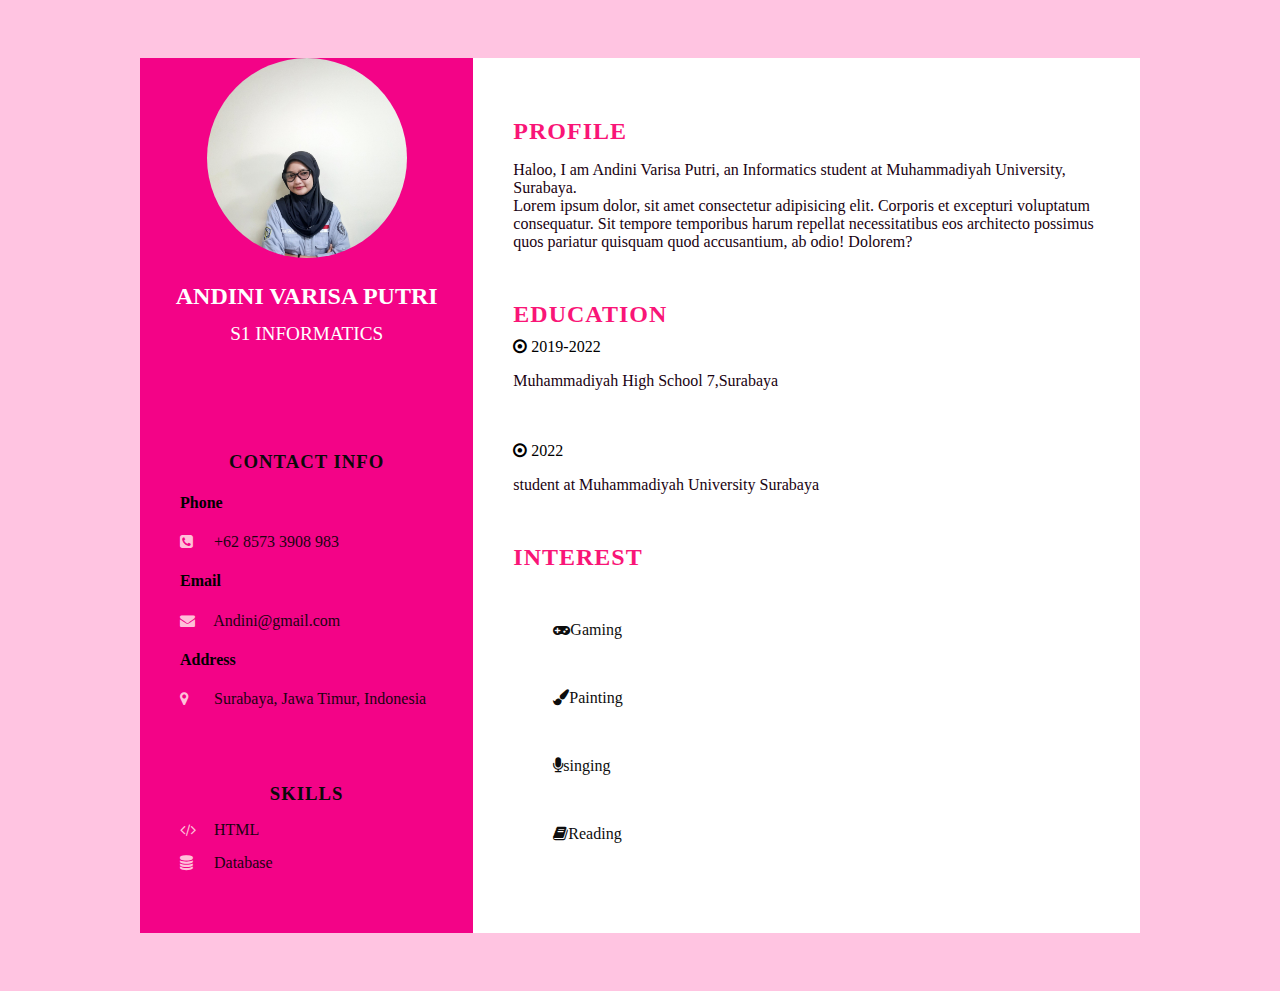
<file: CV/index.html>
<!DOCTYPE html>
<html>

<head>
    <title>CV</title>
    <link rel="stylesheet" href="https://cdnjs.cloudflare.com/ajax/libs/font-awesome/4.7.0/css/font-awesome.css"
        integrity="sha512-5A8nwdMOWrSz20fDsjczgUidUBR8liPYU+WymTZP1lmY9G6Oc7HlZv156XqnsgNUzTyMefFTcsFH/tnJE/+xBg=="
        crossorigin="anonymous" referrerpolicy="no-referrer" />
    <link rel="stylesheet" type="text/css" href="style.css">
</head>

<body>
    <div class="container">
        <div class="left_side">
            <div class="profiletext">
                <div class="imgBx">
                    <img src="foto.jpeg" width="200" height="200">
                </div>
                <h2>Andini Varisa Putri<br><span>S1 informatics</span></h2>
            </div>

            <div class="contactinfo">
                <h3 class="title">Contact Info</h3>
                <ul>
                    <li>
                        <h4>Phone</h4>
                        <span class="icon"><i class="fa fa-phone-square" aria-hidden="true"></i></i></span>
                        <span class="text">+62 8573 3908 983</span>
                    </li>
                    <li>
                        <h4>Email </h4>
                        <span class="icon"><i class="fa fa-envelope" aria-hidden="true"></i></span>
                        <span class="text">Andini@gmail.com</span>
                    </li>
                    <li>
                        <h4>Address </h4>
                        <span class="icon"><i class="fa fa-map-marker" aria-hidden="true"></i></span>
                        <span class="text">Surabaya, Jawa Timur, Indonesia</span>
                    </li>
                </ul>
            </div>

            <div class="contactinfo Skills">
                <h3 class="title">Skills</h3>
                <ul>
                    <li>
                        <span class="icon"><i class="fa fa-code" aria-hidden="true"></i></span>
                        <span class="text">HTML</span>
                    </li>
                    <li>
                        <span class="icon"><i class="fa fa-database" aria-hidden="true"></i></span>
                        <span class="text">Database</span>
                    </li>
                </ul>
            </div>
        </div>

        <div class="right_side">
            <div class="about">
                <h2 class="title2">Profile</h2>
                <p>Haloo, I am Andini Varisa Putri, an Informatics student at Muhammadiyah University,
                    Surabaya.<br>Lorem ipsum dolor, sit amet consectetur adipisicing elit. Corporis et excepturi
                    voluptatum consequatur. Sit tempore temporibus harum repellat necessitatibus eos architecto possimus
                    quos pariatur quisquam quod accusantium, ab odio! Dolorem?</br></p>
            </div>
            <div class="about">
                <h2 class="title2">Education</h2>
                <span class="icon"><i class="fa fa-dot-circle-o" aria-hidden="true"></i></span>
                <span class="text">2019-2022</span>
                <p>Muhammadiyah High School 7,Surabaya</p>
                <br></br>
                <span class="icon"><i class="fa fa-dot-circle-o" aria-hidden="true"></i></span>
                <span class="text">2022</span>
                <p>student at Muhammadiyah University Surabaya</p>
            </div>
            <div class="about interest">
                <h2 class="title2">Interest</h2>
                <ul>
                    <li><i class="fa fa-gamepad" aria-hidden="true"></i>Gaming</li>
                    <li><i class="fa fa-paint-brush" aria-hidden="true"></i>Painting</li>
                    <li><i class="fa fa-microphone" aria-hidden="true"></i>singing</li>
                    <li><i class="fa fa-book" aria-hidden="true"></i>Reading</li>
                </ul>
            </div>
        </div>   
    </div>
</body>

</html>
</file>
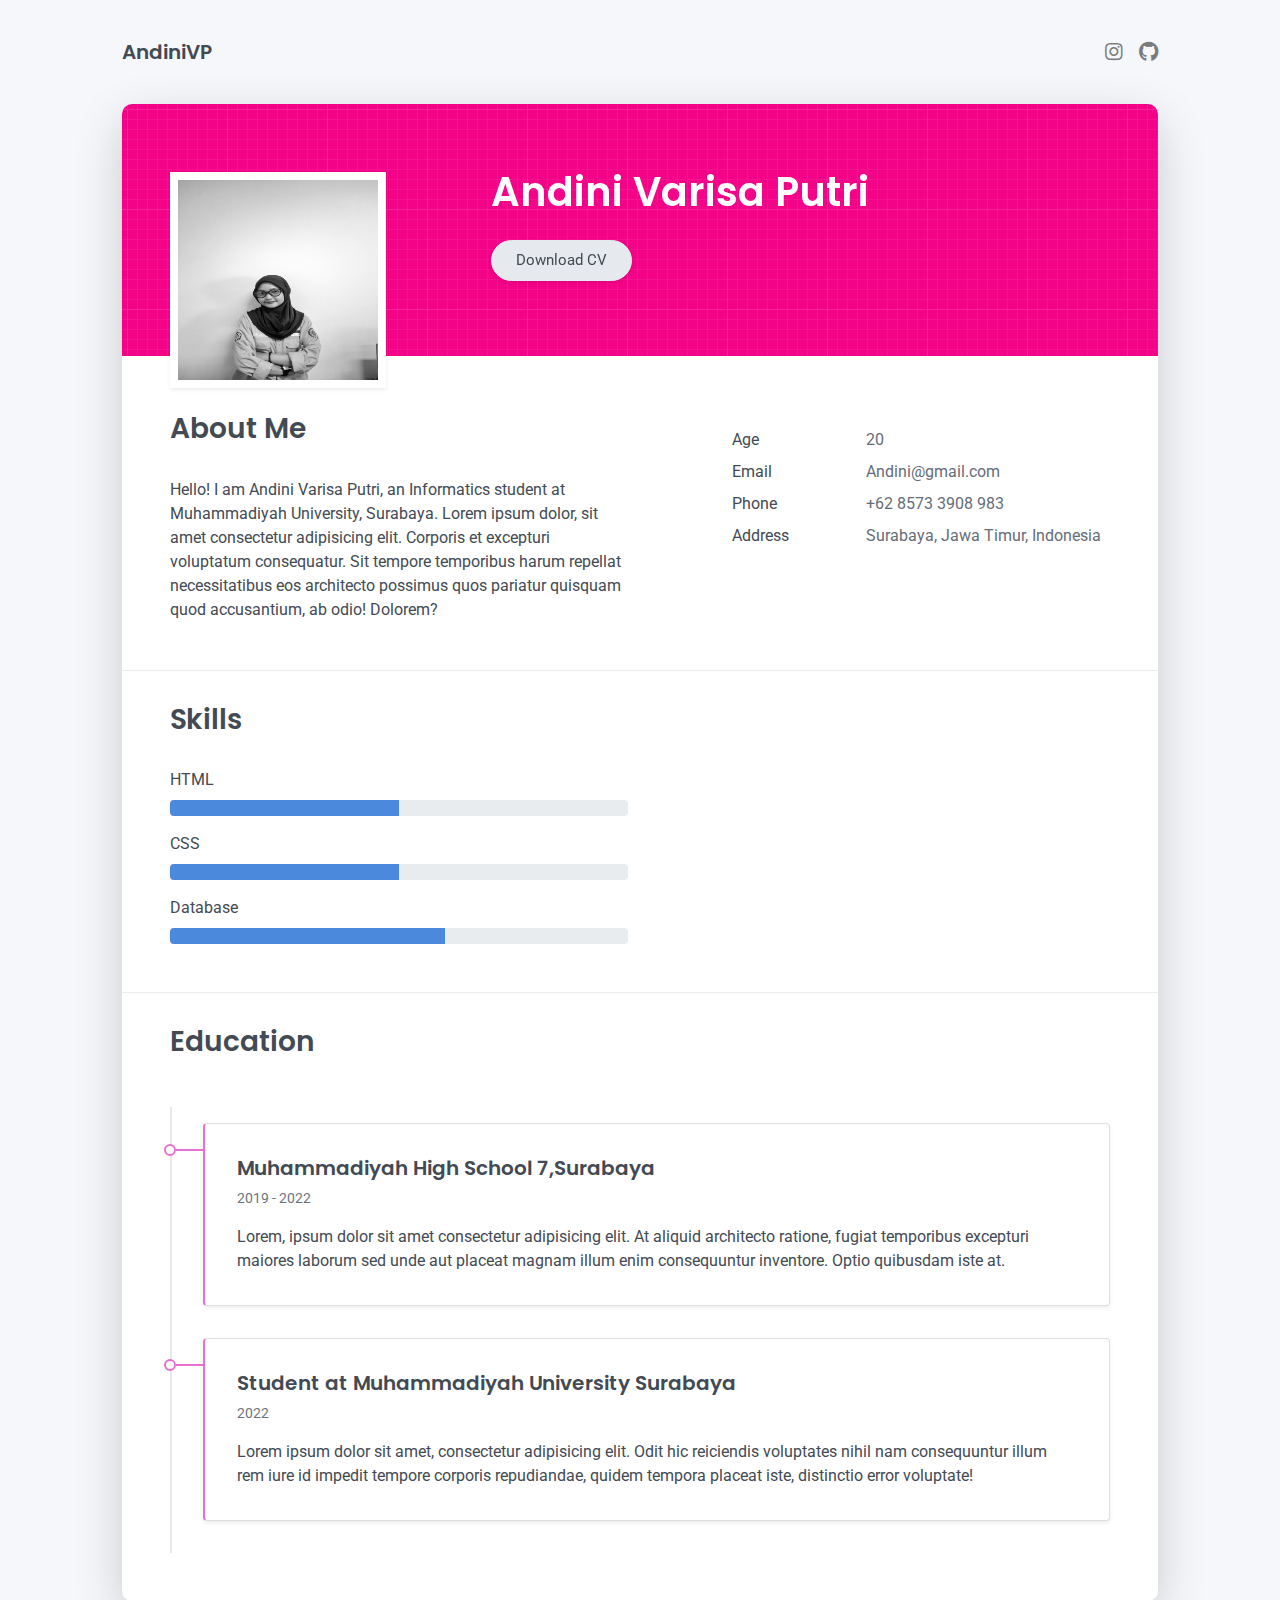
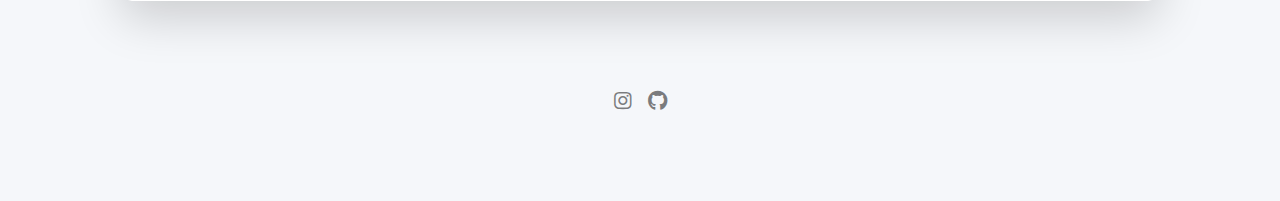
<file: Portofolio/index.html>
<!DOCTYPE html>
<html lang="en-US">

<head>
  <meta charset="UTF-8">
  <meta http-equiv="X-UA-Compatible" content="IE=edge">
  <meta name="viewport" content="width=device-width, initial-scale=1">
  <title>Portofolio</title>
  <link rel="preconnect" href="https://fonts.gstatic.com" crossorigin="crossorigin" />
  <link rel="preload" as="style"
    href="https://fonts.googleapis.com/css2?family=Poppins:wght@600&amp;family=Roboto:wght@300;400;500;700&amp;display=swap" />
  <link rel="stylesheet"
    href="https://fonts.googleapis.com/css2?family=Poppins:wght@600&amp;family=Roboto:wght@300;400;500;700&amp;display=swap"
    media="print" onload="this.media='all'" />
  <noscript>
    <link rel="stylesheet"
      href="https://fonts.googleapis.com/css2?family=Poppins:wght@600&amp;family=Roboto:wght@300;400;500;700&amp;display=swap" />
  </noscript>
  <link href="css/font-awesome/css/all.min.css?ver=1.2.0" rel="stylesheet">
  <link href="css/bootstrap.min.css?ver=1.2.0" rel="stylesheet">
  <link href="css/aos.css?ver=1.2.0" rel="stylesheet">
  <link href="css/main.css?ver=1.2.0" rel="stylesheet">
  <noscript>
    <style type="text/css">
      [data-aos] {
        opacity: 1 !important;
        transform: translate(0) scale(1) !important;
      }
    </style>
  </noscript>
</head>

<body id="top">
  <header class="d-print-none">
    <div class="container text-center text-lg-left">
      <div class="py-3 clearfix">
        <h1 class="site-title mb-0">AndiniVP</h1>
        <div class="site-nav">
          <nav role="navigation">
            <ul class="nav justify-content-center">
              <li class="nav-item"><a class="nav-link" href="https://www.instagram.com/templateflip"
                  title="Instagram"><i class="fab fa-instagram"></i><span
                    class="menu-title sr-only">Instagram</span></a>
              </li>
              <li class="nav-item"><a class="nav-link" href="https://github.com/templateflip" title="Github"><i
                    class="fab fa-github"></i><span class="menu-title sr-only">Github</span></a>
              </li>
            </ul>
          </nav>
        </div>
      </div>
    </div>
  </header>
  <div class="page-content">
    <div class="container">
      <div class="cover shadow-lg bg-white">
        <div class="cover-bg p-3 p-lg-4 text-white">
          <div class="row">
            <div class="col-lg-4 col-md-5">
              <div class="avatar hover-effect bg-white shadow-sm p-1"><img src="foto.jpeg" width="200" height="200" />
              </div>
            </div>
            <div class="col-lg-8 col-md-7 text-center text-md-start">
              <h2 class="h1 mt-2" data-aos="fade-left" data-aos-delay="0">Andini Varisa Putri</h2>
              <p data-aos="fade-left" data-aos-delay="100"></p>
              <div class="d-print-none" data-aos="fade-left" data-aos-delay="200"><a
                  class="btn btn-light text-dark shadow-sm mt-1 me-1"
                  href="file:///D:/SEMESTER%204/Pengolahan%20Citra%20Digital/portofolio/index.html"
                  target="_blank">Download
                  CV</a></div>
            </div>
          </div>
        </div>
        <div class="about-section pt-4 px-3 px-lg-4 mt-1">
          <div class="row">
            <div class="col-md-6">
              <h2 class="h3 mb-3">About Me</h2>
              <p>Hello! I am Andini Varisa Putri, an Informatics student at Muhammadiyah University, Surabaya.
                Lorem ipsum dolor, sit amet consectetur adipisicing elit. Corporis et excepturi voluptatum consequatur.
                Sit tempore temporibus harum repellat necessitatibus eos architecto possimus quos pariatur quisquam quod
                accusantium, ab odio! Dolorem?</p>
            </div>
            <div class="col-md-5 offset-md-1">
              <div class="row mt-2">
                <div class="col-sm-4">
                  <div class="pb-1">Age</div>
                </div>
                <div class="col-sm-8">
                  <div class="pb-1 text-secondary">20</div>
                </div>
                <div class="col-sm-4">
                  <div class="pb-1">Email</div>
                </div>
                <div class="col-sm-8">
                  <div class="pb-1 text-secondary">Andini@gmail.com</div>
                </div>
                <div class="col-sm-4">
                  <div class="pb-1">Phone</div>
                </div>
                <div class="col-sm-8">
                  <div class="pb-1 text-secondary"> +62 8573 3908 983</div>
                </div>
                <div class="col-sm-4">
                  <div class="pb-1">Address</div>
                </div>
                <div class="col-sm-8">
                  <div class="pb-1 text-secondary">Surabaya, Jawa Timur, Indonesia</div>
                </div>
              </div>
            </div>
          </div>
        </div>
        <hr class="d-print-none" />
        <div class="skills-section px-3 px-lg-4">
          <h2 class="h3 mb-3">Skills</h2>
          <div class="row">
            <div class="col-md-6">
              <div class="mb-2"><span>HTML</span>
                <div class="progress my-1">
                  <div class="progress-bar bg-primary" role="progressbar" data-aos="zoom-in-right" data-aos-delay="100"
                    data-aos-anchor=".skills-section" style="width: 50%" aria-valuenow="90" aria-valuemin="0"
                    aria-valuemax="100"></div>
                </div>
              </div>
              <div class="mb-2"><span>CSS</span>
                <div class="progress my-1">
                  <div class="progress-bar bg-primary" role="progressbar" data-aos="zoom-in-right" data-aos-delay="200"
                    data-aos-anchor=".skills-section" style="width: 50%" aria-valuenow="85" aria-valuemin="0"
                    aria-valuemax="100"></div>
                </div>
              </div>
              <div class="mb-2"><span>Database</span>
                <div class="progress my-1">
                  <div class="progress-bar bg-primary" role="progressbar" data-aos="zoom-in-right" data-aos-delay="300"
                    data-aos-anchor=".skills-section" style="width: 60%" aria-valuenow="75" aria-valuemin="0"
                    aria-valuemax="100"></div>
                </div>
              </div>
            </div>
          </div>
        </div>
        <hr class="d-print-none" />
        <div class="page-break"></div>
        <div class="education-section px-3 px-lg-4 pb-4">
          <h2 class="h3 mb-4">Education</h2>
          <div class="timeline">
            <div class="timeline-card timeline-card-success card shadow-sm">
              <div class="card-body">
                <div class="h5 mb-1">Muhammadiyah High School 7,Surabaya<span class="text-muted h6"></span></div>
                <div class="text-muted text-small mb-2">2019 - 2022</div>
                <div>Lorem, ipsum dolor sit amet consectetur adipisicing elit. At aliquid architecto ratione, fugiat
                  temporibus excepturi maiores laborum sed unde aut placeat magnam illum enim consequuntur inventore.
                  Optio quibusdam iste at.</div>
              </div>
            </div>
            <div class="timeline-card timeline-card-success card shadow-sm">
              <div class="card-body">
                <div class="h5 mb-1">Student at Muhammadiyah University Surabaya<span class="text-muted h6"></span>
                </div>
                <div class="text-muted text-small mb-2">2022</div>
                <div>Lorem ipsum dolor sit amet, consectetur adipisicing elit. Odit hic reiciendis voluptates nihil nam
                  consequuntur illum rem iure id impedit tempore corporis repudiandae, quidem tempora placeat iste,
                  distinctio error voluptate!</div>
              </div>
            </div>
          </div>
        </div>
      </div>
    </div>
  </div>
  <footer class="pt-4 pb-4 text-muted text-center d-print-none">
    <div class="container">
      <div class="my-3">
        <div class="footer-nav">
          <nav role="navigation">
            <ul class="nav justify-content-center">
              <li class="nav-item"><a class="nav-link" href="https://www.instagram.com/templateflip"
                  title="Instagram"><i class="fab fa-instagram"></i><span
                    class="menu-title sr-only">Instagram</span></a>
              </li>
              <li class="nav-item"><a class="nav-link" href="https://github.com/templateflip" title="Github"><i
                    class="fab fa-github"></i><span class="menu-title sr-only">Github</span></a>
              </li>
            </ul>
          </nav>
        </div>
      </div>
    </div>
  </footer>
  <script src="scripts/bootstrap.bundle.min.js?ver=1.2.0"></script>
  <script src="scripts/aos.js?ver=1.2.0"></script>
  <script src="scripts/main.js?ver=1.2.0"></script>
</body>

</html>
</file>
<file: CV/style.css>
body {
    background: #FFC4E1;
    display: flex;
    justify-content: center;
    align-items: center;
    min-height: 100vh;
}

.container {
    position: relative;
    width: 100%;
    max-width: 1000px;
    min-height: 100px;
    background: #f30387;
    margin: 50px;
    display: grid;
    grid-template-columns: 1fr 2fr;
    box-shadow: 0 35px 55px black(0,0,0,0.1);
}

.container.left_side {
    position: relative;
    background: #FF90BC;
    padding: 40px;
    border-bottom: 1px solid rgba(255, 255, 255, 0.2);
}

.profiletext .imgBx {
    position: relative;
    width: 200px;
    height: 200px;
    border-radius: 50%;
    overflow: hidden;
}

.profiletext .imgBx img {
    position: absolute;
    top: 0;
    left: 0;
    width: 100%;
    height: 100%;
    object-fit: cover;
}

.profiletext {
    position: relative;
    display: flex;
    flex-direction: column;
    align-items: center;
    padding-bottom: 20px;
}

.profiletext  h2 {
    color: #fff;
    font-size: 1.5em;
    margin-top: 20px;
    text-transform: uppercase;
    text-align: center;
    font-weight: 600;
    line-height: 1.5em;
}

.profiletext  h2 span {
    font-size: 0.8em;
    font-weight: 300;
}

.contactinfo {
    padding-top: 40px;
}

.title {
    color: #0a0a0a;
    text-transform: uppercase;
    font-weight: 600;
    letter-spacing: 1px;
    margin-bottom: 10px;
    text-align: center;
}

.contactinfo ul {
   position: relative;
}

.contactinfo ul li {
    list-style: none;
    position: relative;
    margin: 10px 0;
    cursor: pointer;
}

.contactinfo ul li .icon {
    display: inline-block;
    width: 30px;
    font-size: 15px;
    color: #FFC0D9;
}

.contactinfo ul li span {
    color: #1a0211;
    font-weight: 300px;
}

.contactinfo.Skills li {
    margin-bottom: 15px;
}

.contactinfo.Skills h4 {
    color: #0c0c0c;
    font-weight: 500;
}

.container .right_side {
    position: relative;
    background: #fff;
    padding: 40px;
}

.about {
    margin-bottom: 50px;
}

.about:last-child {
    margin-bottom: 50px;
}

.title2 {
    color: #f91577;
    letter-spacing: 1px;
    text-transform: uppercase;
    margin-bottom: 10px;
}

p {
    color: #1a0211;
}

.interest ul li {
    list-style: none;
    color: #0d0d0d;
    font-weight: 500;
    margin: 50px 0;
}

.interest ul li.fa {
    color: #f30387;
    font-size: 18px;
    width: 20px;
}

@media (max-width: 1000px){
    .container {
        margin: 10px;
        grid-template-columns: repeat(1,1fr);
    }
}
</file>
<file: Portofolio/css/main.css>
/* Buttons */
/* Inputs */
/* Timeline custom component */
.timeline {
  border-left: 2px solid #E6E9ED;
  padding: 1rem 0;
}

.timeline-card {
  position: relative;
  margin-left: 31px;
  border-left: 2px solid;
  margin-bottom: 2rem;
}

.timeline-card:last-child {
  margin-bottom: 1rem;
}

.timeline-card:before {
  content: '';
  display: inline-block;
  position: absolute;
  background-color: #fff;
  border-radius: 10px;
  width: 12px;
  height: 12px;
  top: 20px;
  left: -41px;
  border: 2px solid;
  z-index: 2;
}

.timeline-card:after {
  content: '';
  display: inline-block;
  position: absolute;
  background-color: currentColor;
  width: 29px;
  height: 2px;
  top: 25px;
  left: -29px;
  z-index: 1;
}

.timeline-card-primary {
  border-left-color: #e606b2;
}

.timeline-card-primary:before {
  border-color: #e606b2;
}

.timeline-card-primary:after {
  background-color: #e606b2;
}

.timeline-card-success {
  border-left-color: #eb6fd0;
}

.timeline-card-success:before {
  border-color: #eb6fd0;
}

.timeline-card-success:after {
  background-color: #eb6fd0;
}

html {
  scroll-behavior: smooth;
}

.site-title {
  font-size: 1.25rem;
  line-height: 2.5rem;
}

.nav-link {
  padding: 0;
  font-size: 1.25rem;
  line-height: 2.5rem;
  color: rgba(0, 0, 0, 0.5);
}

.nav-link:hover,
.nav-link:focus,
.active .nav-link {
  color: rgba(0, 0, 0, 0.8);
}

.nav-item+.nav-item {
  margin-left: 1rem;
}

.cover {
  border-radius: 10px;
}

.cover-bg {
  background-color: #f30387;
  background-image: url("data:image/svg+xml,%3Csvg xmlns='http://www.w3.org/2000/svg' width='100' height='100' viewBox='0 0 100 100'%3E%3Cg fill-rule='evenodd'%3E%3Cg fill='%23ffffff' fill-opacity='0.12'%3E%3Cpath opacity='.5' d='M96 [base64] 0v-9h-9v9h9zm-10 0v-9h-9v9h9zm-10 0v-9h-9v9h9zm-10 0v-9h-9v9h9zm-10 0v-9h-9v9h9zm-10 0v-9h-9v9h9zm-10 0v-9h-9v9h9zm-10 0v-9h-9v9h9zm-9-10h9v-9h-9v9zm10 0h9v-9h-9v9zm10 0h9v-9h-9v9zm10 0h9v-9h-9v9zm10 0h9v-9h-9v9zm10 0h9v-9h-9v9zm10 0h9v-9h-9v9zm10 0h9v-9h-9v9zm9-10v-9h-9v9h9zm-10 0v-9h-9v9h9zm-10 0v-9h-9v9h9zm-10 0v-9h-9v9h9zm-10 0v-9h-9v9h9zm-10 0v-9h-9v9h9zm-10 0v-9h-9v9h9zm-10 0v-9h-9v9h9zm-9-10h9v-9h-9v9zm10 0h9v-9h-9v9zm10 0h9v-9h-9v9zm10 0h9v-9h-9v9zm10 0h9v-9h-9v9zm10 0h9v-9h-9v9zm10 0h9v-9h-9v9zm10 0h9v-9h-9v9zm9-10v-9h-9v9h9zm-10 0v-9h-9v9h9zm-10 0v-9h-9v9h9zm-10 0v-9h-9v9h9zm-10 0v-9h-9v9h9zm-10 0v-9h-9v9h9zm-10 0v-9h-9v9h9zm-10 0v-9h-9v9h9zm-9-10h9v-9h-9v9zm10 0h9v-9h-9v9zm10 0h9v-9h-9v9zm10 0h9v-9h-9v9zm10 0h9v-9h-9v9zm10 0h9v-9h-9v9zm10 0h9v-9h-9v9zm10 0h9v-9h-9v9zm9-10v-9h-9v9h9zm-10 0v-9h-9v9h9zm-10 0v-9h-9v9h9zm-10 0v-9h-9v9h9zm-10 0v-9h-9v9h9zm-10 0v-9h-9v9h9zm-10 0v-9h-9v9h9zm-10 0v-9h-9v9h9zm-9-10h9v-9h-9v9zm10 0h9v-9h-9v9zm10 0h9v-9h-9v9zm10 0h9v-9h-9v9zm10 0h9v-9h-9v9zm10 0h9v-9h-9v9zm10 0h9v-9h-9v9zm10 0h9v-9h-9v9z'/%3E%3Cpath d='M6 5V0H5v5H0v1h5v94h1V6h94V5H6z'/%3E%3C/g%3E%3C/g%3E%3C/svg%3E");
  border-radius: 10px 10px 0 0;
}

.avatar {
  max-width: 216px;
  max-height: 216px;
  margin-top: 20px;
  text-align: center;
  margin-left: auto;
  margin-right: auto;
}

.avatar img {
  /* Safari 6.0 - 9.0 */
  filter: grayscale(100%);
}

footer a:not(.nav-link) {
  color: inherit;
  border-bottom: 1px dashed;
  text-decoration: none;
  cursor: pointer;
}

@media (min-width: 48em) {
  .site-title {
    float: left;
  }

  .site-nav {
    float: right;
  }

  .avatar {
    margin-bottom: -80px;
    margin-left: 0;
  }
}

@media print {
  body {
    background-color: #fff;
  }

  .container {
    width: auto;
    max-width: 100%;
    padding: 0;
  }

  .cover,
  .cover-bg {
    border-radius: 0;
  }

  .cover.shadow-lg {
    box-shadow: none !important;
  }

  .cover-bg {
    padding: 5rem !important;
    padding-bottom: 10px !important;
  }

  .avatar {
    margin-top: -10px;
  }

  .about-section {
    padding: 6.5rem 5rem 2rem !important;
  }

  .skills-section,
  .work-experience-section,
  .education-section,
  .contant-section {
    padding: 1.5rem 5rem 2rem !important;
  }

  .page-break {
    padding-top: 5rem;
    page-break-before: always;
  }
}
</file>
